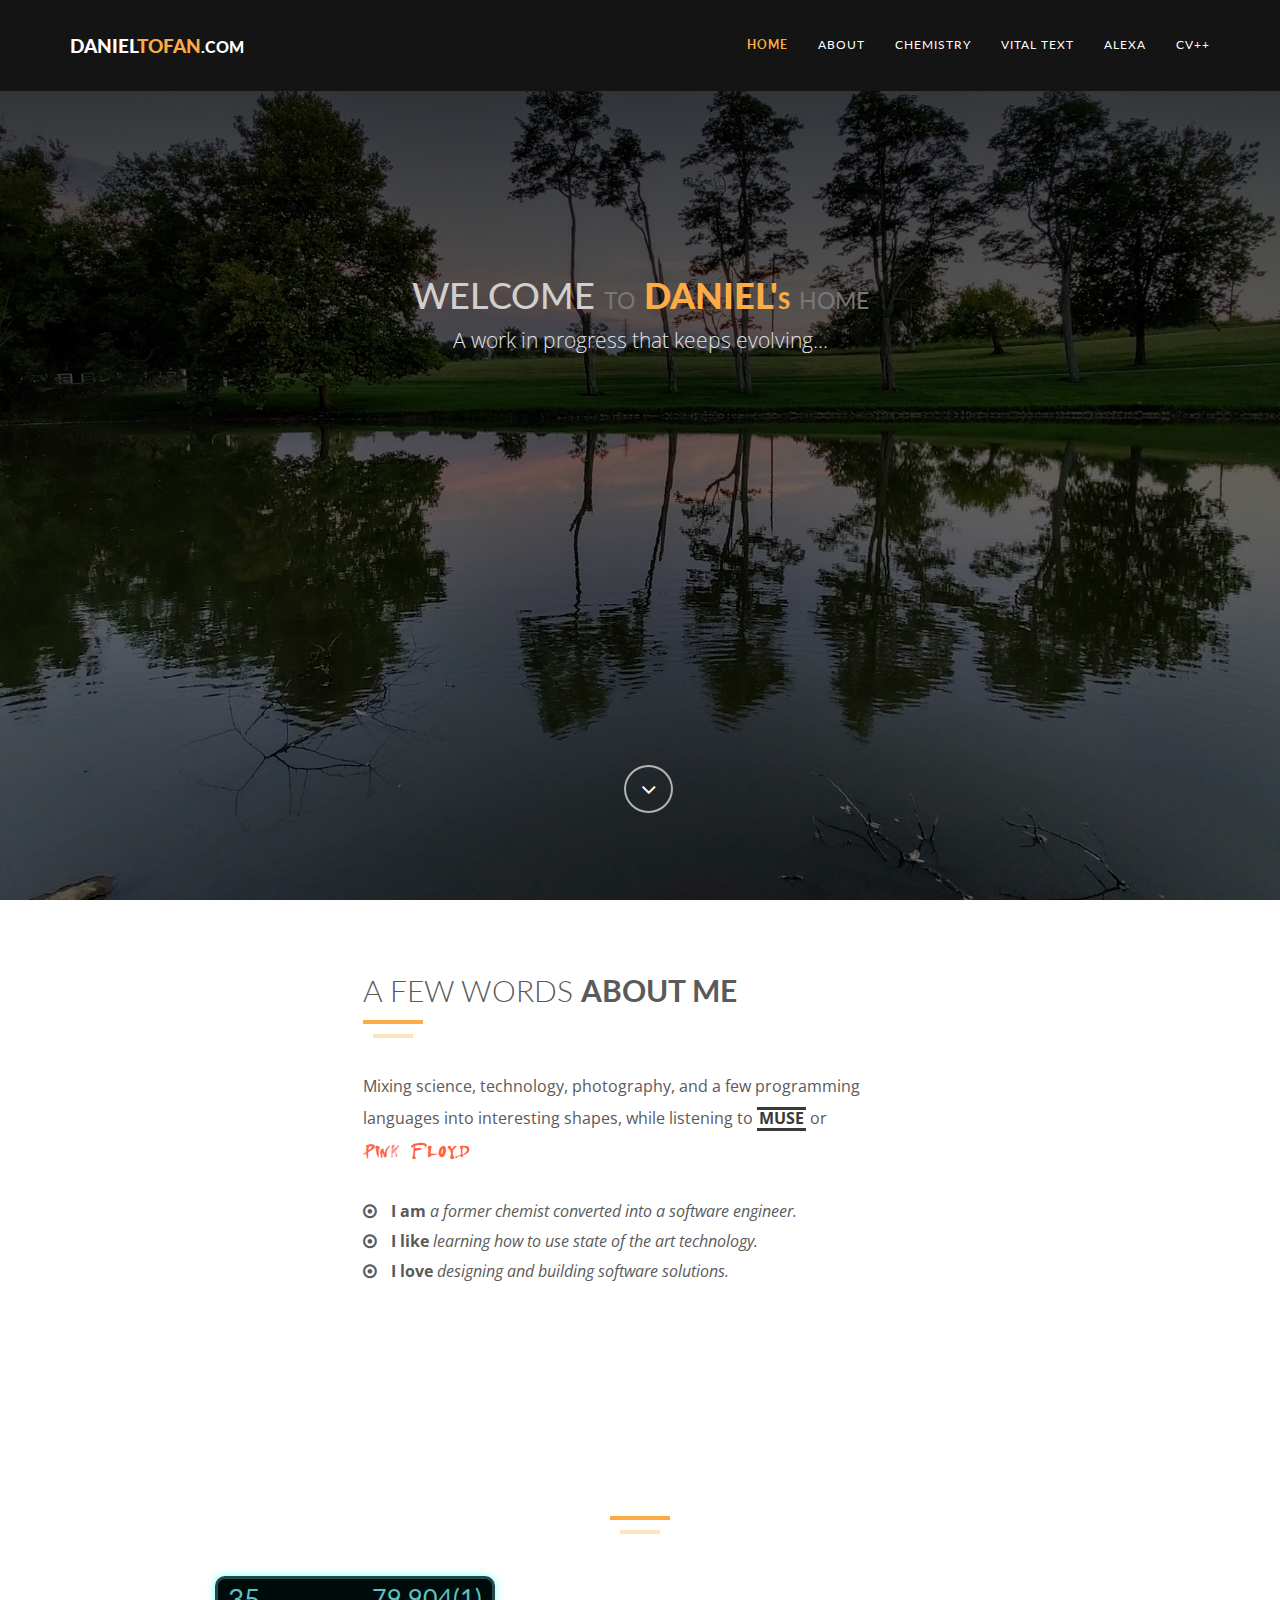
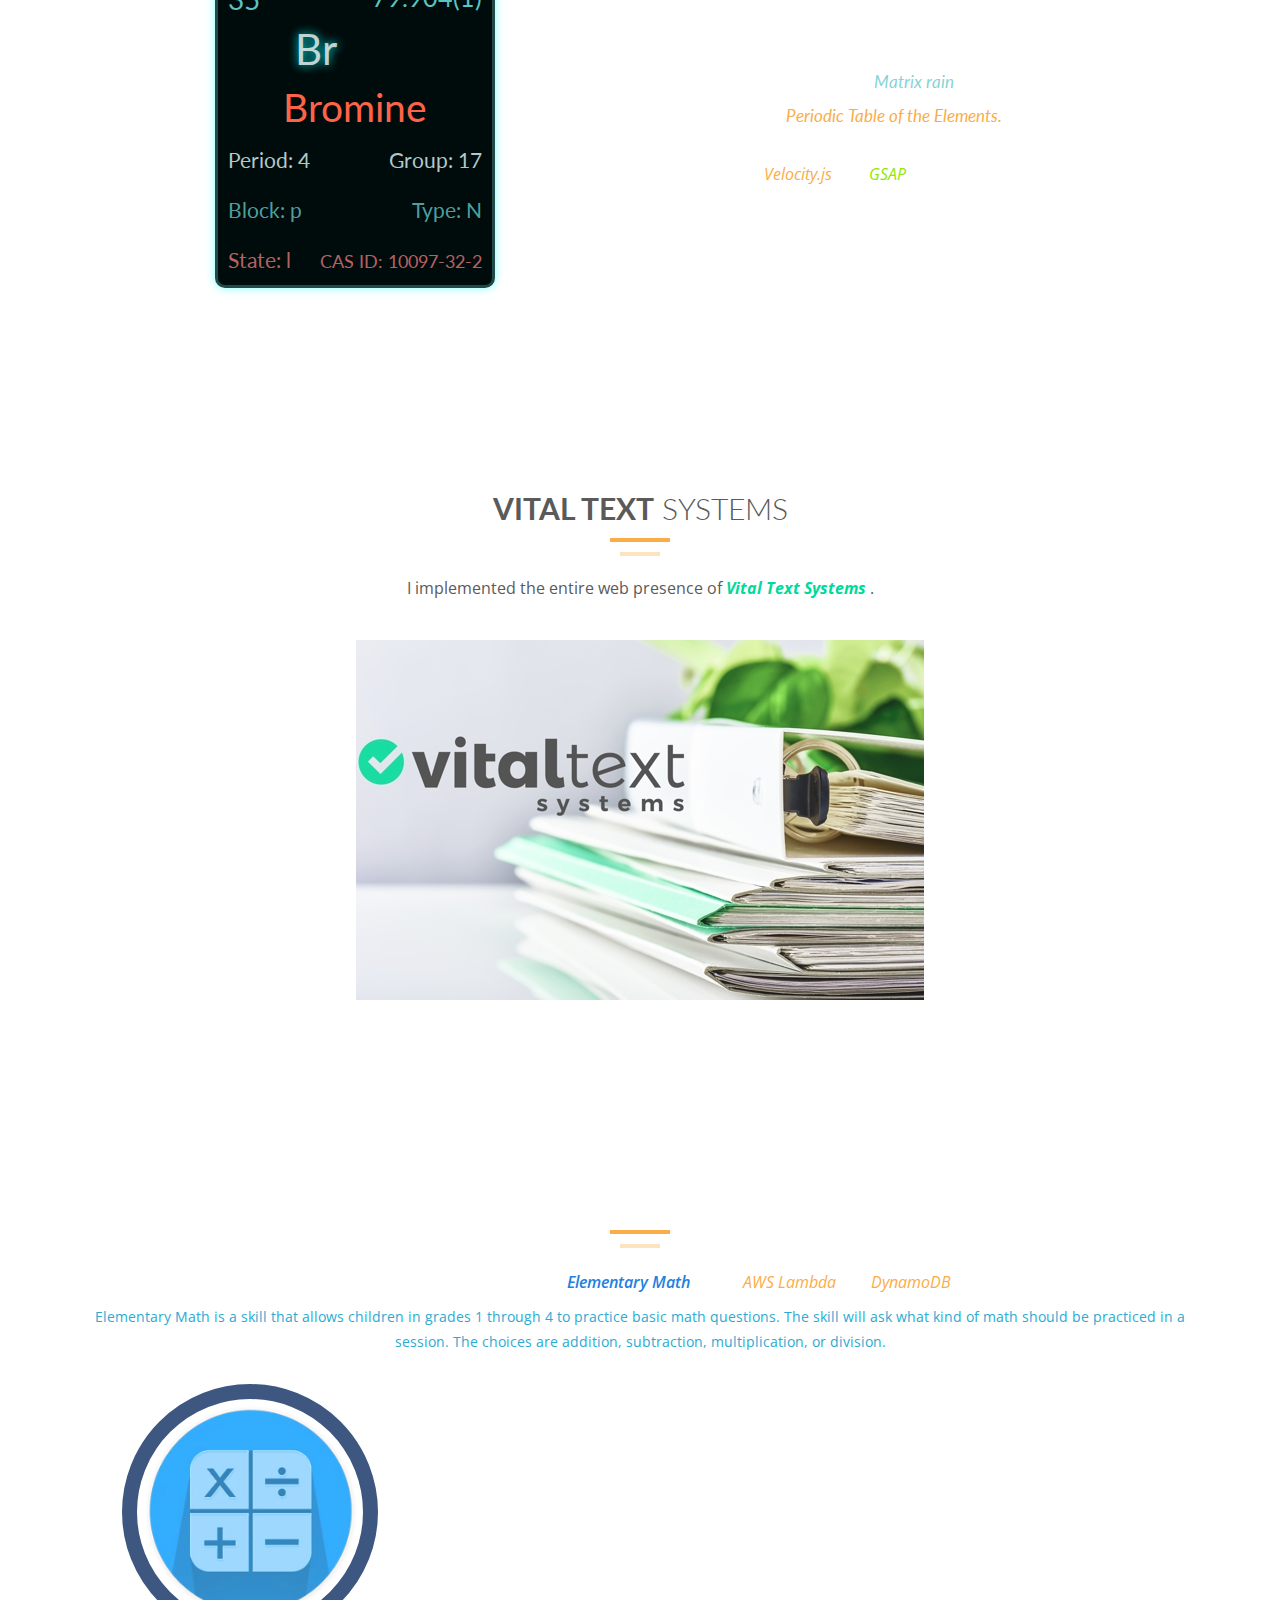
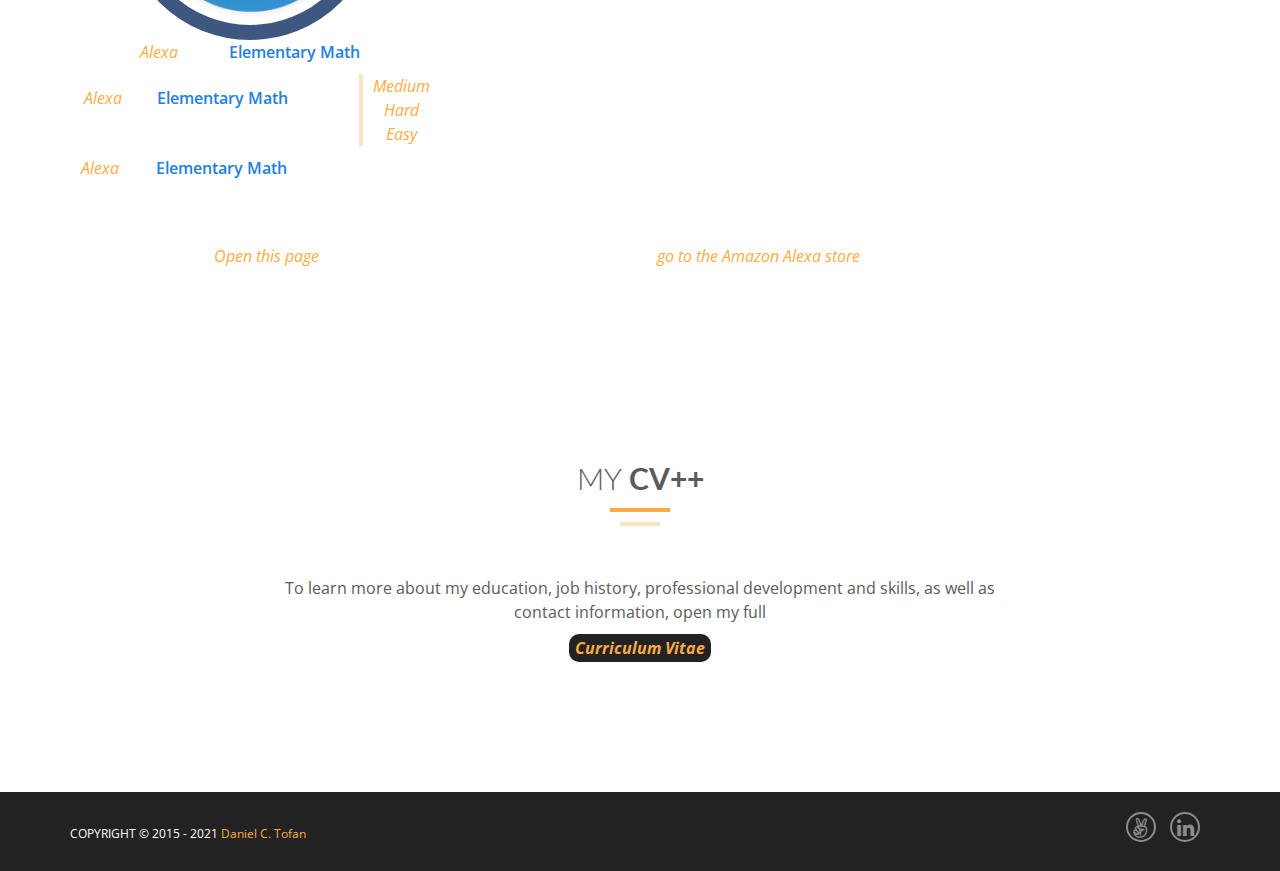
<file: index.html>
<!DOCTYPE html>
<html lang="en">

<head>
	<meta charset="utf-8">
	<!--[if IE]><meta http-equiv="x-ua-compatible" content="IE=9" /><![endif]-->
	<meta name="viewport" content="width=device-width, initial-scale=1">
	<title>Daniel Tofan's Digital Home</title>
	<meta name="description" content="Daniel Tofan's home page">
	<meta name="keywords" content="Daniel Tofan, Periodic Table, Elementary Math, EKU image archive">

	<meta http-equiv="cache-control" content="Private" />
	<meta http-equiv="Expires" content="604800" />

	<!-- Favicons
		================================================== -->
	<link rel="shortcut icon" href="favicon.ico" type="image/x-icon">

	<!-- Google fonts -->
	<link href="https://fonts.googleapis.com/css?family=Lato|Open+Sans&display=swap" rel="stylesheet">

	<!-- Bootstrap -->
	<link rel="stylesheet" type="text/css" href="css/bootstrap.min.css">
	<link rel="stylesheet" type="text/css" href="fonts/font-awesome/css/font-awesome.min.css">

	<!-- Slider
		================================================== -->
	<link href="css/owl.carousel.min.css" rel="stylesheet" media="screen">
	<link href="css/owl.theme.min.css" rel="stylesheet" media="screen">

	<!-- Stylesheet
		================================================== -->
	<link rel="stylesheet" type="text/css" href="css/style.css">
	<link rel="stylesheet" type="text/css" href="css/responsive.css">
	<link rel="stylesheet" type="text/css" href="css/ptable.css">

	<link rel="stylesheet" type="text/css" href="css/slick.min.css" />
	<link rel="stylesheet" type="text/css" href="css/slick-theme.min.css" />

	<!-- <script src="lazysizes.min.js" async=""></script> -->

	<!-- Global site tag (gtag.js) - Google Analytics -->
	<script async src="https://www.googletagmanager.com/gtag/js?id=UA-46708336-1"></script>
	<script async referrerpolicy="same-origin">
		window.dataLayer = window.dataLayer || [];
		function gtag() { dataLayer.push(arguments); }
		gtag('js', new Date());

		gtag('config', 'UA-46708336-1');
	</script>
</head>

<body class="noselect">
	<!-- Navigation
		==========================================-->
	<nav id="tf-menu" class="navbar navbar-default navbar-fixed-top">
		<div class="container">
			<!-- Brand and toggle get grouped for mobile display -->
			<div class="navbar-header">
				<button type="button" class="navbar-toggle collapsed" data-toggle="collapse" data-target="#bs-navbar-collapse">
					<span class="sr-only">Toggle navigation</span>
					<span class="icon-bar"></span>
					<span class="icon-bar"></span>
					<span class="icon-bar"></span>
				</button>
				<a class="navbar-brand" href="index.html"><small>Daniel<span class="color">Tofan</span><small>.com</small></small></a>
			</div>

			<!-- Collect the nav links, forms, and other content for toggling -->
			<div class="collapse navbar-collapse" id="bs-navbar-collapse">
				<ul class="nav navbar-nav navbar-right">
					<li><a href="#tf-home" class="page-scroll">Home</a></li>
					<li><a href="#tf-about" class="page-scroll">About</a></li>
					<li><a href="#tf-chemistry" class="page-scroll">Chemistry</a></li>
					<li><a href="#tf-vts" class="page-scroll">Vital Text</a></li>
					<li><a href="#tf-alexa" class="page-scroll">Alexa</a></li>
					<li><a href="#tf-contact" class="page-scroll">CV++</a></li>
				</ul>
			</div><!-- /.navbar-collapse -->
		</div><!-- /.container-fluid -->
	</nav>

	<!-- Intro
		==========================================-->
	<div id="tf-home" class="text-center">
		<div class="overlay">
			<div class="content">
				<h1>Welcome <small>to</small> <strong><span class="color">Daniel'<span style="font-size: 0.6em">s</span></span></strong> <small>home</small></h1>
				<p class="lead">A work in progress that keeps evolving...</p>
				<a href="#tf-about" class="fa fa-angle-down page-scroll" aria-label="click to scroll down"></a>
			</div>
		</div>
	</div>

	<!-- About me section
		========================================== -->
	<div id="tf-about">
		<div class="container">
			<div class="row">
				<div class="col-md-6 col-md-offset-3" id="a-few-words-container">
					<div class="about-text">
						<div class="section-title">
							<h2><span class="section-title-left">A few words </span><strong>about me</strong></h2>
							<div class="line after-about">
								<hr>
							</div>
							<div class="clearfix"></div>
						</div>

						<p class="intro intro-about">
							Mixing science, technology, photography, and a few programming languages into interesting shapes, while listening to <span class="muse">MUSE</span>
							or <span class="pink-floyd">Pink Floyd</span>
						</p>

						<ul class="about-list">
							<li>
								<span class="fa fa-dot-circle-o"></span>
								<strong>I am</strong> <em>a former chemist converted into a software engineer.</em>
							</li>
							<li>
								<span class="fa fa-dot-circle-o"></span>
								<strong>I like</strong> <em>learning how to use state of the art technology.</em>
							</li>
							<li>
								<span class="fa fa-dot-circle-o"></span>
								<strong>I love</strong> <em>designing and building software solutions.</em>
							</li>
						</ul>
					</div>
				</div>
			</div>
		</div>
	</div>

	<!-- Chemistry section
		========================================== -->
	<div id="tf-chemistry" class="text-center lazyload">
		<div class="overlay">
			<div class="container">
				<div class="section-title center">
					<h2><strong>Chemistry</strong></h2>
					<div class="line">
						<hr>
					</div>
				</div>

				<div id="chemistry-content" class="row">
					<div class="col-md-4 col-md-offset-1">
						<div id="number35" class="elementBox">
							<div class="blownUpTop">
								<span class="atomicNumber ng-binding">35</span>
								<span class="elementSymbol ng-binding">Br</span>
								<span class="atomicMass ng-binding">79.904<span class="atomicMassUncertainty ng-binding ng-scope">(1)</span></span>
							</div>

							<div class="clearfix">
								<span class="elementName ng-binding">Bromine</span>
							</div>

							<div class="clearfix">
								<span class="elementPeriod ng-binding">Period: 4</span>
								<span class="elementGroup ng-binding">Group: 17</span>
							</div>

							<div class="clearfix">
								<span class="elementBlock ng-binding">Block: p</span>
								<span class="elementType ng-binding">Type: N</span>
							</div>

							<div class="clearfix">
								<span class="elementState ng-binding">State: l</span>
								<span class="elementCAS"><small class="ng-binding">CAS ID: 10097-32-2</small></span>
							</div>
						</div>
					</div>

					<div class="col-md-5 col-md-offset-1">
						<div class="ptable-description">
							<h3>
								<i>I am experimenting with a <span class="matrix-rain">Matrix rain</span> styled version of the
									<br>
									<a href="periodictable/index.html" target="_blank">
										Periodic Table of the Elements.</a>
								</i>
							</h3>
							<br>
							<p>
								Using <a href="https://velocityjs.org/" target="_blank"><i>Velocity.js</i></a>
								and <a href="https://greensock.com/gsap" target="_blank"><i class="gsap">GSAP</i></a> to create animations.
							</p>
						</div>
					</div>
				</div>

			</div>
		</div>
	</div>

	<!-- Vitel Text Section
		==========================================-->
	<div id="tf-vts" class="text-center">
		<div class="container">
			<div class="section-title center">
				<h2><strong>Vital Text</strong> Systems</h2>
				<div class="line">
					<hr>
				</div>
				<div class="clearfix"></div>
				<p>
					I implemented the entire web presence of <a href="https://vitaltextsystems.com/" target="_blank">
						<b><em><span class="vts-text">Vital Text Systems </span></em></b></a>.
				</p>
			</div>

			<div class="row">
				<div class="vts-image">
					<div class="col-md-6 col-md-offset-3 col-sm-12 thumbnail no-border" style="margin-bottom: 0; padding: 0;">
						<a href="https://vitaltextsystems.com/" target="_blank" aria-label="VTS">
							<img src="img/vts.jpg" class="img-responsive lazyload" width="568" height="360" alt="Vital Text Systems">
						</a>
					</div>
				</div>
			</div>
		</div>
	</div>

	<!-- Alexa Section
		==========================================-->
	<div id="tf-alexa" class="text-center lazyload">
		<div class="overlay">
			<div class="container">

				<div class="section-title center">
					<h2>My first <strong>Alexa</strong> skill</h2>
					<div class="line">
						<hr>
					</div>
				</div>

				<p>
					<em>
						I've developed an Alexa Skill called <strong class='elementary-math'>Elementary Math</strong>.
						I used <span class="link">AWS Lambda</span> and <span class="link">DynamoDB</span>.
					</em>
				</p>
				<p>
					<small class='alexa-description'>
						Elementary Math is a skill that allows children in grades 1 through 4 to practice basic math questions.
						The skill will ask what kind of math should be practiced in a session. The choices are addition, subtraction, multiplication, or division.
					</small>
				</p>

				<div class="row elem-math-container">
					<div class="col-md-4">
						<img class="img-circle lazyload" id="elem-math-icon" src="img/elem-math-256.webp" width="256" height="256" alt="Elementary math logo>
						</div>
						<div class=" col-md-8" id="alexa-item-description">
						<p>
							<em class="link">Alexa</em>, open <span class="elementary-math">Elementary Math</span>
						</p>
						<p id="alexa-levels-container">
							<span id="alexa-first-level">
								<span><em class="link">Alexa</em>, tell <span class="elementary-math">Elementary Math</span> to set level to </span>
								<span id="diff-levels">
									<span><em class="link">Medium</em></span>
									<span><em class="link">Hard</em></span>
									<span><em class="link">Easy</em></span>
								</span>
							</span>
						</p>
						<p>
							<em class="link">Alexa</em>, ask <span class="elementary-math">Elementary Math</span> what was my last score
						</p>
					</div>
				</div>

				<p style="padding-top: 30px;">
					<em><a href="elementarymath/alexa.html" target="_blank">Open this page</a> to learn in detail about how to use the skill,
						and <a href="https://www.amazon.com/Daniel-Tofan-Elementary-Math/dp/B079DVQTDW" target="_blank">go to the Amazon Alexa store</a>
						to get it for your <b>Echo</b> device.
					</em>
				</p>

			</div>
		</div>
	</div>


	<!-- CV Section
		==========================================-->
	<div id="tf-contact" class="text-center">
		<div class="container">

			<div class="row">
				<div class="col-md-8 col-md-offset-2">

					<div class="section-title center">
						<h2>My <strong>CV++</strong></h2>
						<div class="line">
							<hr>
						</div>
						<div class="clearfix"></div>
					</div>

					<div class="center">
						<p>
							To learn more about my education, job history, professional development and skills, as well as contact information, open my full
							<br>
							<a href="cv/index.html" target="_blank"><em class="badge"><b>Curriculum Vitae</b></em></a>
						</p>
					</div>

				</div>
			</div>

			<div class="space"></div>

		</div>
	</div>

	<nav id="footer">
		<div class="container">
			<div class="pull-left fnav">
				<p>
					COPYRIGHT © 2015 - 2021 <a href="#">Daniel C. Tofan</a>
				</p>
			</div>
			<div class="pull-right fnav">
				<ul class="footer-social">
					<li><a href="https://angel.co/u/daniel-tofan" target="_blank"><i class="fa fa-angellist"></i></a></li>
					<li><a href="https://www.linkedin.com/in/danieltofan/" target="_blank"><i class="fa fa-linkedin"></i></a></li>
				</ul>
			</div>
		</div>
	</nav>

	<!-- Javascripts
		================================================== -->
	<script type="text/javascript" src="js/modernizr.custom.min.js"></script>
	<!-- jQuery (necessary for Bootstrap) -->
	<script src="https://ajax.googleapis.com/ajax/libs/jquery/1.11.1/jquery.min.js"></script>
	<!-- Include all compiled plugins (below), or include individual files as needed -->
	<script type="text/javascript" src="js/bootstrap.min.js"></script>
	<script type="text/javascript" src="js/SmoothScroll.min.js"></script>

	<script src="js/owl.carousel.min.js"></script>
	<script src="js/slick.min.js"></script>

	<script type="text/javascript" src="js/app.js"></script>

</body>

</html>
</file>
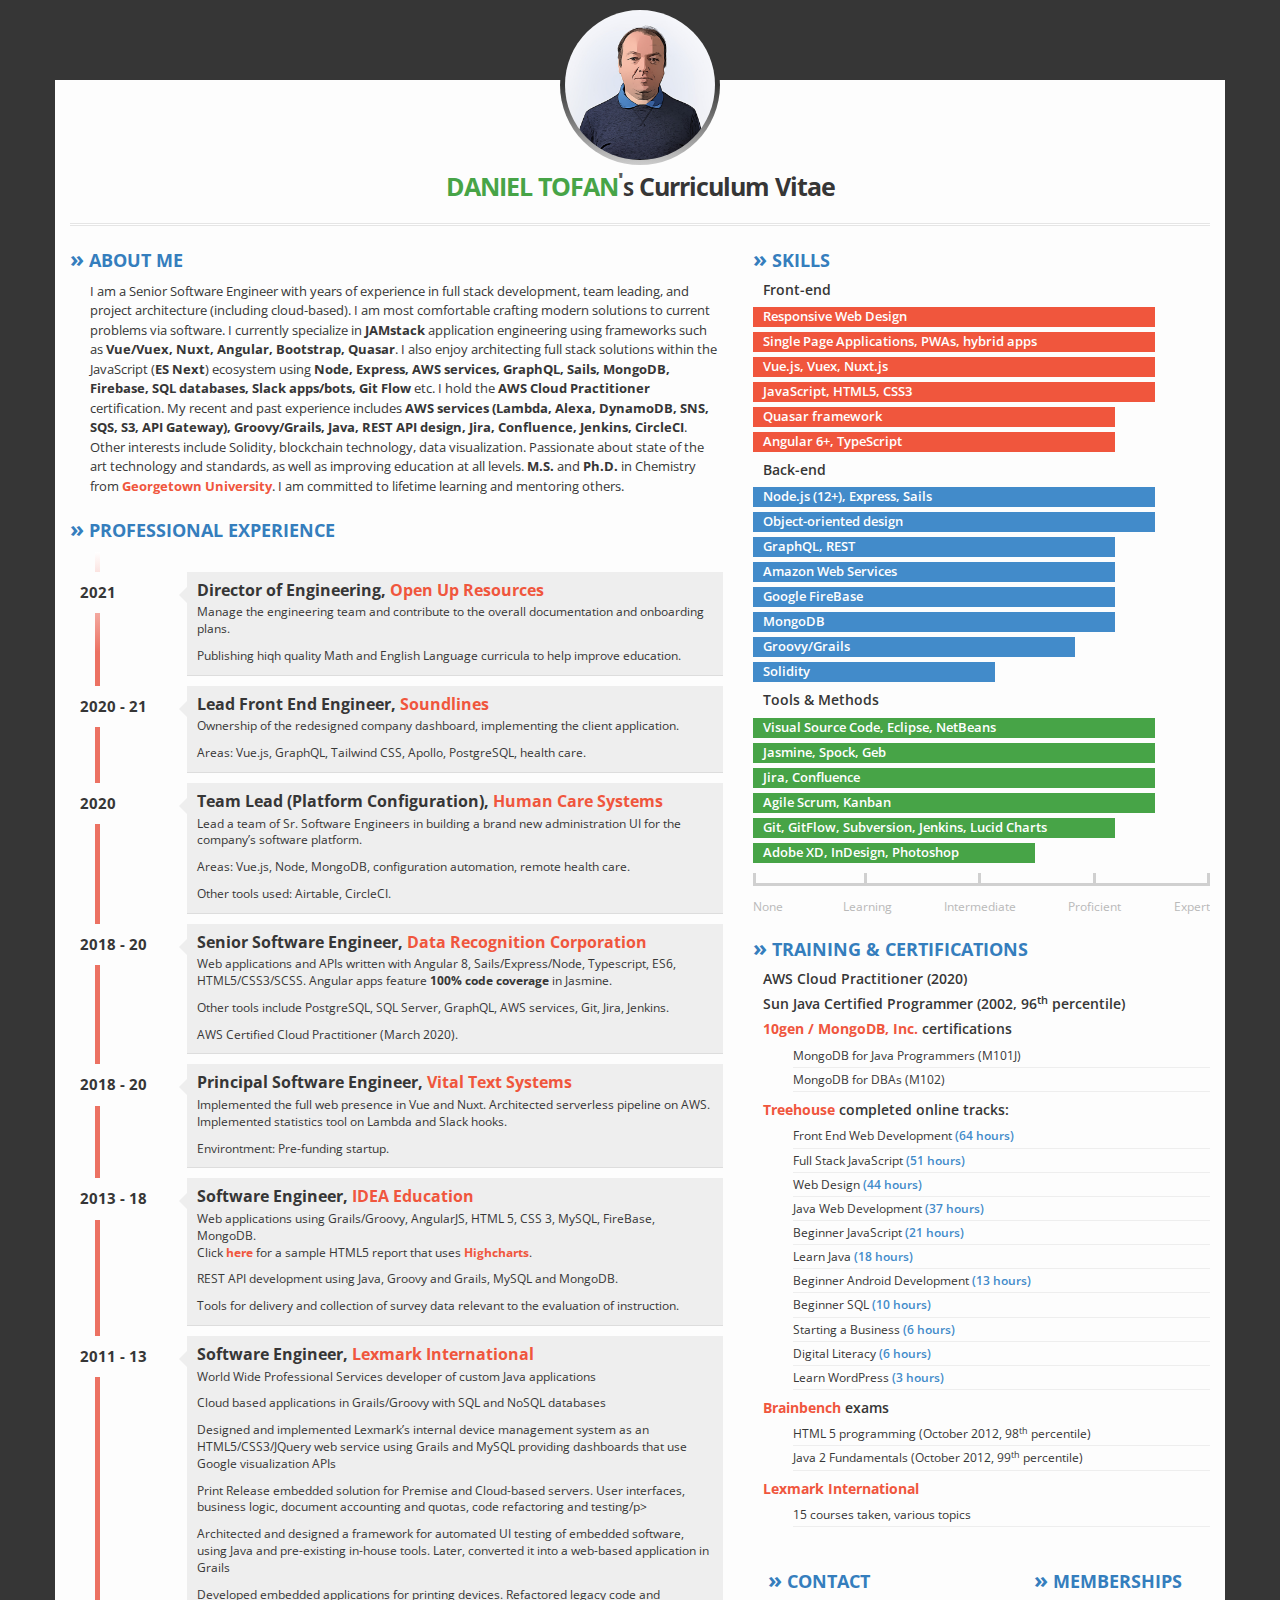
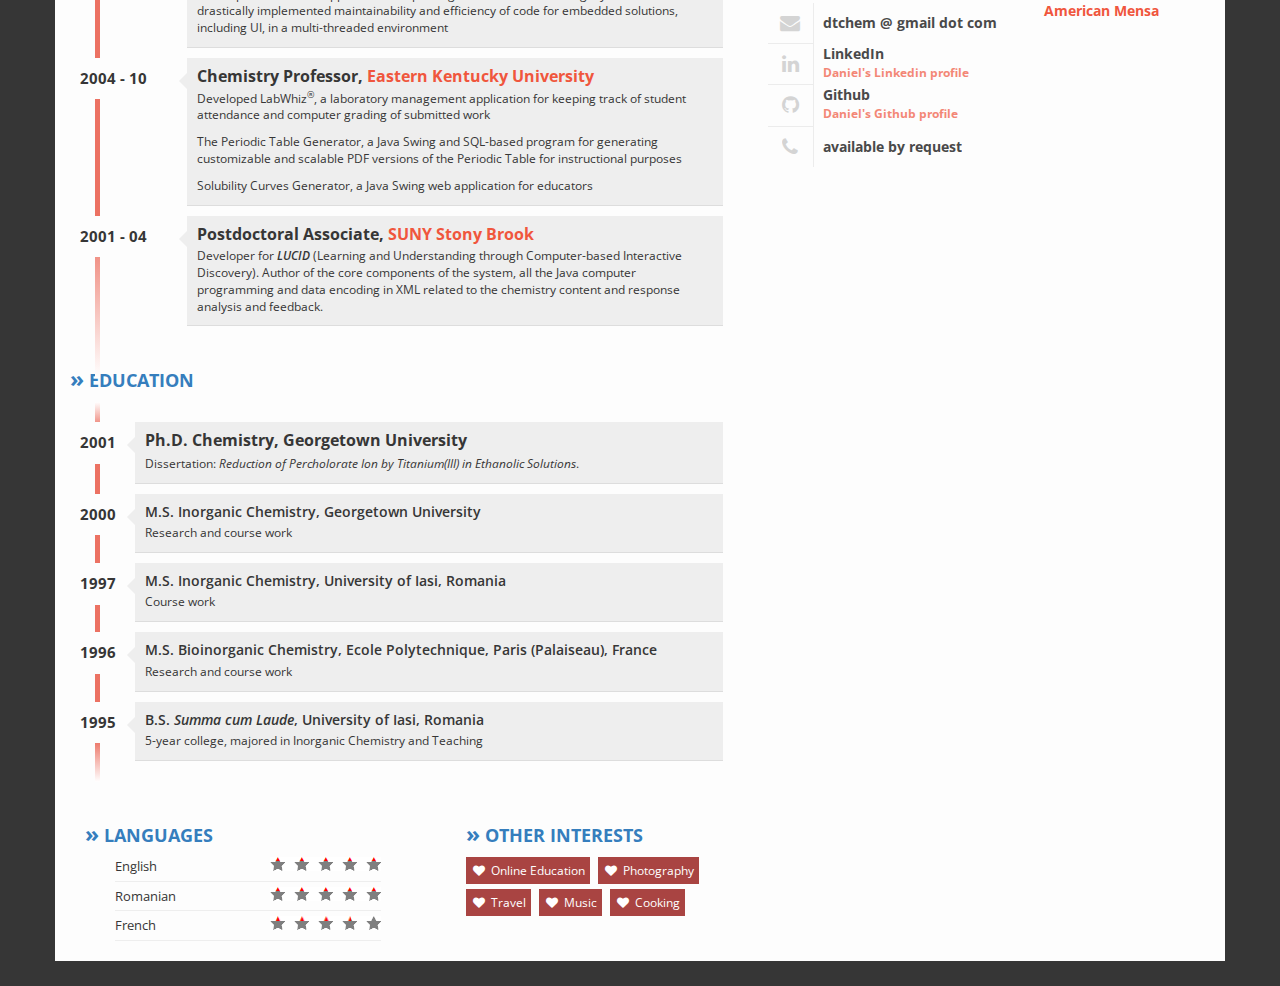
<file: cv/index.html>
<!DOCTYPE html>
<html lang="en">

<head>
    <meta charset="utf-8">
    <meta http-equiv="X-UA-Compatible" content="IE=edge,chrome=1" />
    <meta name="viewport" content="width=device-width, initial-scale=1">
    <title>Daniel Tofan's CV</title>
    <link href="css/bootstrap.min.css" rel="stylesheet">
    <link href="css/font-awesome.css" rel="stylesheet">
    <link href="css/main.css" rel="stylesheet">
    <link rel="shortcut icon" href="favicon.ico">

    <!-- Global site tag (gtag.js) - Google Analytics -->
    <script async src="https://www.googletagmanager.com/gtag/js?id=UA-46708336-1"></script>
    <script>
        window.dataLayer = window.dataLayer || [];
        function gtag() { dataLayer.push(arguments); }
        gtag('js', new Date());

        gtag('config', 'UA-46708336-1');
    </script>

    <!--[if lt IE 9]>
          <script src="js/html5shiv.js"></script>
          <script src="js/respond.min.js"></script>
        <![endif]-->
</head>

<body>
    <div class="container">
        <div class="row">
            <div class="col-xs-12">
                <div id="photo-header" class="text-center">
                    <!-- PHOTO  -->
                    <div id="photo">
                        <img src="img/daniel_cartoon.png" alt="photo">
                    </div>
                    <div id="text-header">
                        <h1><span>Daniel Tofan</span><sup>'</sup><span class="s">s</span> Curriculum Vitae</h1>
                    </div>
                </div>
            </div>
        </div>

        <div class="row">
            <div class="col-xs-12 col-md-7">
                <!-- ABOUT ME -->
                <div class="box">
                    <h2>About Me</h2>
                    <p class="description">
                        I am a Senior Software Engineer with years of experience in full stack development, team leading, and project architecture (including cloud-based).
                        I am most comfortable crafting modern solutions to current problems via software.
                        I currently specialize in <b>JAMstack</b> application engineering using frameworks such as <b>Vue/Vuex, Nuxt, Angular, Bootstrap, Quasar</b>.
                        I also enjoy architecting full stack solutions within the JavaScript (<b>ES Next</b>) ecosystem using <b>Node, Express, AWS services, GraphQL, Sails, MongoDB, Firebase, SQL
                            databases, Slack apps/bots, Git Flow</b> etc.
                        I hold the <b>AWS Cloud Practitioner</b> certification. My recent and past experience includes <b>AWS services (Lambda, Alexa, DynamoDB,
                            SNS, SQS, S3, API Gateway), Groovy/Grails, Java, REST API design, Jira, Confluence, Jenkins, CircleCI</b>.
                        Other interests include Solidity, blockchain technology, data visualization.
                        Passionate about state of the art technology and standards, as well as improving education at all levels.
                        <b>M.S.</b> and <b>Ph.D.</b> in Chemistry from <a href="https://www.georgetown.edu" target="_blank">Georgetown University</a>.
                        I am committed to lifetime learning and mentoring others.
                    </p>
                </div>

                <!-- EXPERIENCE -->
                <div class="box">
                    <h2>Professional Experience</h2>
                    <ul id="experience" class="clearfix">
                        <li>
                            <div class="interval pull-left">2021</div>
                            <div class="description pull-right">
                                <h3>Director of Engineering, <a href="https://openupresources.org/" target="_blank">Open Up Resources</a></h3>
                                <p>
                                    Manage the engineering team and contribute to the overall documentation and onboarding plans.
                                </p>
                                <p>Publishing hiqh quality Math and English Language curricula to help improve education.</p>
                            </div>
                        </li>
                        <li>
                            <div class="interval pull-left">2020 - 21</div>
                            <div class="description pull-right">
                                <h3>Lead Front End Engineer, <a href="https://www.soundlines.com/" target="_blank">Soundlines</a></h3>
                                <p>
                                    Ownership of the redesigned company dashboard, implementing the client application.
                                </p>
                                <p>Areas: Vue.js, GraphQL, Tailwind CSS, Apollo, PostgreSQL, health care.</p>
                            </div>
                        </li>
                        <li>
                            <div class="interval pull-left">2020</div>
                            <div class="description pull-right">
                                <h3>Team Lead (Platform Configuration), <a href="https://www.humancaresystems.com/" target="_blank">Human Care Systems</a></h3>
                                <p>
                                    Lead a team of Sr. Software Engineers in building a brand new administration UI for the company’s software platform.
                                </p>
                                <p>Areas: Vue.js, Node, MongoDB, configuration automation, remote health care.</p>
                                <p>Other tools used: Airtable, CircleCI.</p>
                            </div>
                        </li>
                        <li>
                            <div class="interval pull-left">2018 - 20</div>
                            <div class="description pull-right">
                                <h3>Senior Software Engineer, <a href="https://www.datarecognitioncorp.com" target="_blank">Data Recognition Corporation</a></h3>
                                <p>
                                    Web applications and APIs written with Angular 8, Sails/Express/Node, Typescript, ES6, HTML5/CSS3/SCSS. Angular apps feature <b>100% code coverage</b> in Jasmine.
                                </p>
                                <p>Other tools include PostgreSQL, SQL Server, GraphQL, AWS services, Git, Jira, Jenkins.</p>
                                <p>AWS Certified Cloud Practitioner (March 2020).</p>
                            </div>
                        </li>
                        <li>
                            <div class="interval pull-left">2018 - 20</div>
                            <div class="description pull-right">
                                <h3>Principal Software Engineer, <a href="https://vitaltextsystems.com/" target="_blank">Vital Text Systems</a></h3>
                                <p>
                                    Implemented the full web presence in Vue and Nuxt. Architected serverless pipeline on AWS. Implemented statistics tool on Lambda and Slack hooks.
                                </p>
                                <p>
                                    Environtment: Pre-funding startup.
                                </p>
                            </div>
                        </li>
                        <li>
                            <div class="interval pull-left">2013 - 18</div>
                            <div class="description pull-right">
                                <h3>Software Engineer, <a href="https://www.ideaedu.org" target="_blank">IDEA Education</a></h3>
                                <p>
                                    Web applications using Grails/Groovy, AngularJS, HTML 5, CSS 3, MySQL, FireBase, MongoDB.<br>
                                    Click <a href="https://prod.iol3.org/r/sample/admin/2" target="_blank">here</a> for a sample HTML5 report that uses <a href="https://www.highcharts.com/"
                                        target="_blank">Highcharts</a>.
                                </p>
                                <p>REST API development using Java, Groovy and Grails, MySQL and MongoDB.</p>
                                <p>Tools for delivery and collection of survey data relevant to the evaluation of instruction.</p>
                            </div>
                        </li>
                        <li>
                            <div class="interval pull-left">2011 - 13</div>
                            <div class="description pull-right">
                                <h3>Software Engineer, <a href="https://www.lexmark.com" target="_blank">Lexmark International</a></h3>
                                <p>World Wide Professional Services developer of custom Java applications</p>
                                <p>Cloud based applications in Grails/Groovy with SQL and NoSQL databases</p>
                                <p>Designed and implemented Lexmark’s internal device management system as an HTML5/CSS3/JQuery web service using Grails and MySQL providing dashboards that use Google
                                    visualization APIs</p>
                                <p>Print Release embedded solution for Premise and Cloud-based servers. User interfaces, business logic, document accounting and quotas, code refactoring and testing/p>
                                <p>Architected and designed a framework for automated UI testing of embedded software, using Java and pre-existing in-house tools. Later, converted it into a web-based
                                    application in Grails</p>
                                <p>Developed embedded applications for printing devices. Refactored legacy code and drastically implemented maintainability and efficiency of code for embedded
                                    solutions, including UI, in a multi-threaded environment</p>
                            </div>
                        </li>
                        <li>
                            <div class="interval pull-left">2004 - 10</div>
                            <div class="description pull-right">
                                <h3>Chemistry Professor, <a href="https://www.eku.edu" target="_blank">Eastern Kentucky University</a></h3>
                                <p>Developed LabWhiz<sup>®</sup>, a laboratory management application for keeping track of student attendance and computer grading of submitted work</p>
                                <p>The Periodic Table Generator, a Java Swing and SQL-based program for generating customizable and scalable PDF versions of the Periodic Table for instructional
                                    purposes</p>
                                <p>Solubility Curves Generator, a Java Swing web application for educators</p>
                            </div>
                        </li>
                        <li>
                            <div class="interval pull-left">2001 - 04</div>
                            <div class="description pull-right">
                                <h3>Postdoctoral Associate, <a href="https://www.stonybrook.edu/" target="_blank">SUNY Stony Brook</a></h3>
                                <p>
                                    Developer for <em class="lucid">LUCID</em> (Learning and Understanding through Computer-based Interactive Discovery).
                                    Author of the core components of the system, all the Java computer programming and data encoding in XML related to the chemistry content and response analysis and
                                    feedback.
                                </p>
                            </div>
                        </li>
                    </ul>
                </div>

                <!--                    <div class="page-break"></div>-->

                <!-- EDUCATION -->
                <div class="box">
                    <h2>Education</h2>
                    <ul id="education" class="clearfix">
                        <li>
                            <div class="year pull-left">2001</div>
                            <div class="description pull-right">
                                <h3>Ph.D. Chemistry, Georgetown University</h3>
                                <p>Dissertation: <em>Reduction of Percholorate Ion by Titanium(III) in Ethanolic Solutions</em>.</p>
                            </div>
                        </li>
                        <li>
                            <div class="year pull-left">2000</div>
                            <div class="description pull-right">
                                <h4>M.S. Inorganic Chemistry, Georgetown University</h4>
                                <p>Research and course work</p>
                            </div>
                        </li>
                        <li>
                            <div class="year pull-left">1997</div>
                            <div class="description pull-right">
                                <h4>M.S. Inorganic Chemistry, University of Iasi, Romania</h4>
                                <p>Course work</p>
                            </div>
                        </li>
                        <li>
                            <div class="year pull-left">1996</div>
                            <div class="description pull-right">
                                <h4>M.S. Bioinorganic Chemistry, Ecole Polytechnique, Paris (Palaiseau), France</h4>
                                <p>Research and course work</p>
                            </div>
                        </li>
                        <li>
                            <div class="year pull-left">1995</div>
                            <div class="description pull-right">
                                <h4>B.S. <em>Summa cum Laude</em>, University of Iasi, Romania</h4>
                                <p>5-year college, majored in Inorganic Chemistry and Teaching</p>
                            </div>
                        </li>
                    </ul>
                </div>

                <div class="col-xs-6">
                    <!-- LANGUAGES -->
                    <div class="box" id="languages">
                        <h2>Languages</h2>
                        <div class="language-skills">
                            <div class="skill">English <div class="icons pull-right">
                                    <div style="width: 100%;" class="icons-red"></div>
                                </div>
                            </div>
                            <div class="skill">Romanian <div class="icons pull-right">
                                    <div style="width: 100%;" class="icons-red"></div>
                                </div>
                            </div>
                            <div class="skill">French <div class="icons pull-right">
                                    <div style="width: 72.5%;" class="icons-red"></div>
                                </div>
                            </div>
                        </div>
                    </div>
                </div>

                <div class="col-xs-5 col-xs-offset-1">
                    <!-- INTERESTS -->
                    <div class="box" id="interests">
                        <h2>Other Interests</h2>
                        <div class="hobby">Online Education</div>
                        <div class="hobby">Photography</div>
                        <div class="hobby">Travel</div>
                        <div class="hobby">Music</div>
                        <div class="hobby">Cooking</div>
                    </div>
                </div>
            </div>

            <div class="page-break"></div>

            <div class="col-xs-12 col-md-5">
                <!-- SKILLS -->
                <div class="box">
                    <h2>Skills</h2>
                    <div class="skills">
                        <h4>Front-end</h4>
                        <div class="item-skills front-end" data-percent="1.0">Responsive Web Design</div>
                        <div class="item-skills front-end" data-percent="1.0">Single Page Applications, PWAs, hybrid apps</div>
                        <div class="item-skills front-end" data-percent="1.0">Vue.js, Vuex, Nuxt.js</div>
                        <div class="item-skills front-end" data-percent="1.0">JavaScript, HTML5, CSS3</div>
                        <div class="item-skills front-end" data-percent="0.9">Quasar framework</div>
                        <div class="item-skills front-end" data-percent="0.9">Angular 6+, TypeScript</div>

                        <h4>Back-end</h4>
                        <div class="item-skills back-end" data-percent="1.0">Node.js (12+), Express, Sails</div>
                        <div class="item-skills back-end" data-percent="1.0">Object-oriented design</div>
                        <div class="item-skills back-end" data-percent="0.9">GraphQL, REST</div>
                        <div class="item-skills back-end" data-percent="0.9">Amazon Web Services</div>
                        <div class="item-skills back-end" data-percent="0.9">Google FireBase</div>
                        <div class="item-skills back-end" data-percent="0.9">MongoDB</div>
                        <div class="item-skills back-end" data-percent="0.8">Groovy/Grails</div>
                        <div class="item-skills back-end" data-percent="0.6">Solidity</div>

                        <h4>Tools & Methods</h4>
                        <div class="item-skills tools" data-percent="1.0">Visual Source Code, Eclipse, NetBeans</div>
                        <div class="item-skills tools" data-percent="1.0">Jasmine, Spock, Geb</div>
                        <div class="item-skills tools" data-percent="1.0">Jira, Confluence</div>
                        <div class="item-skills tools" data-percent="1.0">Agile Scrum, Kanban</div>
                        <div class="item-skills tools" data-percent="0.9">Git, GitFlow, Subversion, Jenkins, Lucid Charts</div>
                        <div class="item-skills tools" data-percent="0.7">Adobe XD, InDesign, Photoshop</div>

                        <div class="skills-legend clearfix">
                            <div class="legend-left legend"><span>None</span></div>
                            <div class="legend-right legend"><span>Learning</span></div>
                            <div class="legend-right legend"><span>Intermediate</span></div>
                            <div class="legend-right legend"><span>Proficient</span></div>
                            <div class="legend-right legend"><span>Expert</span></div>
                        </div>
                    </div>
                </div>

                <!--                    <div class="page-break"></div>-->

                <div class="visible-print clearfix spacer"></div>

                <!-- CERTIFICATIONS -->
                <div class="box">
                    <h2>Training & Certifications</h2>
                    <h4>AWS Cloud Practitioner (2020)</h4>
                    <h4>Sun Java Certified Programmer (2002, 96<sup>th</sup> percentile)</h4>
                    <h4><a href="https://university.mongodb.com/" target="_blank">10gen / MongoDB, Inc.</a> certifications</h4>
                    <ul class="training-list">
                        <li>MongoDB for Java Programmers (M101J)</li>
                        <li>MongoDB for DBAs (M102)</li>
                    </ul>

                    <h4><a href="https://teamtreehouse.com/tracks" target="_blank">Treehouse</a> completed online tracks:</h4>
                    <ul class="training-list">
                        <li>Front End Web Development <span class="track-hours">(64 hours)</span></li>
                        <li>Full Stack JavaScript <span class="track-hours">(51 hours)</span></li>
                        <li>Web Design <span class="track-hours">(44 hours)</span></li>
                        <li>Java Web Development <span class="track-hours">(37 hours)</span></li>
                        <li>Beginner JavaScript <span class="track-hours">(21 hours)</span></li>
                        <li>Learn Java <span class="track-hours">(18 hours)</span></li>
                        <li>Beginner Android Development <span class="track-hours">(13 hours)</span></li>
                        <li>Beginner SQL <span class="track-hours">(10 hours)</span></li>
                        <li>Starting a Business <span class="track-hours">(6 hours)</span></li>
                        <li>Digital Literacy <span class="track-hours">(6 hours)</span></li>
                        <li>Learn WordPress <span class="track-hours">(3 hours)</span></li>
                    </ul>

                    <h4><a href="https://www.brainbench.com/" target="_blank">Brainbench</a> exams</h4>
                    <ul class="training-list">
                        <li>HTML 5 programming (October 2012, 98<sup>th</sup> percentile)</li>
                        <li>Java 2 Fundamentals (October 2012, 99<sup>th</sup> percentile)</li>
                    </ul>

                    <h4><a href="https://www.lexmark.com" target="_blank">Lexmark International</a></h4>
                    <ul class="training-list">
                        <li>15 courses taken, various topics</li>
                    </ul>
                </div>

                <div class="page-break"></div>

                <!-- LANGUAGES AGAIN -->
                <div class="box" id="languages-second">
                    <h2>Languages</h2>
                    <div class="language-skills">
                        <div class="skill">English <div class="icons pull-right">
                                <div style="width: 100%;" class="icons-red"></div>
                            </div>
                        </div>
                        <div class="skill">Romanian <div class="icons pull-right">
                                <div style="width: 100%;" class="icons-red"></div>
                            </div>
                        </div>
                        <div class="skill">French <div class="icons pull-right">
                                <div style="width: 72.5%;" class="icons-red"></div>
                            </div>
                        </div>
                        <div class="skill">Italian <div class="icons pull-right">
                                <div style="width: 40%;" class="icons-red"></div>
                            </div>
                        </div>
                    </div>
                </div>

                <div class="visible-print clearfix spacer"></div>

                <!-- INTERESTS AGAIN -->
                <div class="box" id="interests-second">
                    <h2>Other Interests</h2>
                    <div class="hobby">Online Education</div>
                    <div class="hobby">Photography</div>
                    <div class="hobby">Travel</div>
                    <div class="hobby">Music</div>
                    <div class="hobby">Cooking</div>
                    <div class="hobby">Blockchain</div>
                </div>

                <div class="visible-print clearfix spacer"></div>

                <div class="col-xs-5" id="memberships-container">
                    <!-- MEMBERSHIPS -->
                    <div class="box">
                        <h2>Memberships</h2>
                        <h4>
                            <img src="img/mensa.png" width="25" height="25" alt="Mensa logo" class="mensa-logo">
                            <a class="" href="https://www.us.mensa.org/" target="_blank">American Mensa</a>
                        </h4>
                    </div>
                </div>

                <div class="col-xs-7" id="contact-container">
                    <!-- CONTACT -->
                    <div class="box">
                        <h2>Contact</h2>
                        <div class="contact-item">
                            <div class="icon pull-left text-center"><span class="fa fa-envelope fa-fw"></span></div>
                            <div class="title only pull-right">dtchem @ gmail dot com</div>
                        </div>
                        <div class="contact-item">
                            <div class="icon pull-left text-center"><span class="fa fa-linkedin fa-fw"></span></div>
                            <div class="title pull-right">LinkedIn</div>
                            <div class="description pull-right"><a href="https://www.linkedin.com/in/danieltofan/" target="_blank">Daniel's Linkedin profile</a></div>
                        </div>
                        <div class="contact-item">
                            <div class="icon pull-left text-center"><span class="fa fa-github fa-fw"></span></div>
                            <div class="title pull-right">Github</div>
                            <div class="description pull-right"><a href="https://github.com/danieltofan" target="_blank">Daniel's Github profile</a></div>
                        </div>
                        <div class="contact-item">
                            <div class="icon pull-left text-center"><span class="fa fa-phone fa-fw"></span></div>
                            <div class="title only pull-right">available by request</div>
                        </div>

                    </div>
                </div>

            </div>
        </div>
    </div>
    <!-- JQUERY -->
    <script src="js/jquery.min.js"></script>
    <!-- BOOTSTRAP -->
    <script src="js/bootstrap.min.js"></script>
    <!-- SCRIPTS -->
    <script src="js/scripts.js"></script>
</body>

</html>
</file>
<file: css/style.css>
@font-face {
  font-family: PinkFloyd;
  src: url(../fonts/fonts/pink-floyd/floyd.ttf);
  font-display: swap;
}

body,
html {
  font-family: 'Lato', sans-serif;
  text-rendering: optimizeLegibility !important;
  -webkit-font-smoothing: antialiased !important;
  color: #5a5a5a;
}

h1 {
  text-transform: uppercase;
}

h1 strong {
  font-weight: 900;
}

h2 {
  text-transform: uppercase;
  line-height: 20px;
  margin: 0;
}

h3 {
  font-size: 18px;
  font-weight: 900;
}

h4 {
  text-transform: uppercase;
}

h5 {
  text-transform: uppercase;
  font-weight: 700;
  line-height: 20px;
}

p {
  font-family: 'Open Sans', sans-serif;
  font-size: 16px;
  line-height: 24px;
}

p.intro {

  margin: 12px 0 0;

  font-family: 'Open Sans', sans-serif;
}

a {
  color: #FCAC45;
}

a:hover,
a:focus {
  text-decoration: none;
  color: #FCAC45;
}

.section-title hr {
  border-color: #fcac45;
  border-width: 4px;
  width: 60px;
  float: left;
  clear: both;
}

.clearfix:after {
  visibility: hidden;
  display: block;
  font-size: 0;
  content: " ";
  clear: both;
  height: 0;
}

.clearfix {
  display: inline-block;
}

* html .clearfix {
  height: 1%;
}

.clearfix {
  display: block;
}

ul,
ol {
  padding: 0;
}

/* Navigation */
#tf-menu {
  padding: 20px;
  transition: all 0.8s;
}

#tf-menu.navbar-default {
  /*background-color: rgba(248, 248, 248, 0);*/
  border-color: rgba(231, 231, 231, 0);
  background-color: #141414;
}

#tf-menu a.navbar-brand {
  text-transform: uppercase;
  font-size: 22px;
  color: #fff;
  font-weight: 900;
}

#tf-menu.navbar-default .navbar-nav>li>a {
  text-transform: uppercase;
  color: #FFF;
  font-size: 12px;
  letter-spacing: 1px;
}

.on {
  background-color: #222222 !important;
  padding: 0 !important;
}

.navbar-default .navbar-nav>.active>a,
.navbar-default .navbar-nav>.active>a:hover,
.navbar-default .navbar-nav>.active>a:focus {
  color: #FCAC45 !important;
  background-color: transparent;
  font-weight: 700;
}

.navbar-toggle {
  border-radius: 0;
}

.navbar-default .navbar-toggle:hover,
.navbar-default .navbar-toggle:focus {
  background-color: #FCAC45;
  border-color: #FCAC45;
}

.navbar-default .navbar-toggle:hover>.icon-bar {
  background-color: #FFF;
}

/* Home Style */
#tf-home {
  background: url(../img/sv-lake.jpg);
  background-size: cover;
  background-position: center;
  background-attachment: fixed;
  background-repeat: no-repeat;
  color: #cfcfcf;
  height: 100vh;
}

#tf-home .overlay {
  background: -moz-linear-gradient(top, rgba(0, 0, 0, 0.8) 0%, rgba(0, 0, 0, 0.73) 17%, rgba(0, 0, 0, 0.66) 35%, rgba(0, 0, 0, 0.55) 62%, rgba(0, 0, 0, 0.4) 100%);
  /* FF3.6+ */
  background: -webkit-gradient(linear, left top, left bottom, color-stop(0%, rgba(0, 0, 0, 0.8)), color-stop(17%, rgba(0, 0, 0, 0.73)), color-stop(35%, rgba(0, 0, 0, 0.66)), color-stop(62%, rgba(0, 0, 0, 0.55)), color-stop(100%, rgba(0, 0, 0, 0.4)));
  /* Chrome,Safari4+ */
  background: -webkit-linear-gradient(top, rgba(0, 0, 0, 0.8) 0%, rgba(0, 0, 0, 0.73) 17%, rgba(0, 0, 0, 0.66) 35%, rgba(0, 0, 0, 0.55) 62%, rgba(0, 0, 0, 0.4) 100%);
  /* Chrome10+,Safari5.1+ */
  background: -o-linear-gradient(top, rgba(0, 0, 0, 0.8) 0%, rgba(0, 0, 0, 0.73) 17%, rgba(0, 0, 0, 0.66) 35%, rgba(0, 0, 0, 0.55) 62%, rgba(0, 0, 0, 0.4) 100%);
  /* Opera 11.10+ */
  background: -ms-linear-gradient(top, rgba(0, 0, 0, 0.8) 0%, rgba(0, 0, 0, 0.73) 17%, rgba(0, 0, 0, 0.66) 35%, rgba(0, 0, 0, 0.55) 62%, rgba(0, 0, 0, 0.4) 100%);
  /* IE10+ */
  background: linear-gradient(to bottom, rgba(0, 0, 0, 0.8) 0%, rgba(0, 0, 0, 0.73) 17%, rgba(0, 0, 0, 0.66) 35%, rgba(0, 0, 0, 0.55) 62%, rgba(0, 0, 0, 0.4) 100%);
  /* W3C */
  filter: progid:DXImageTransform.Microsoft.gradient(startColorstr='#cc000000', endColorstr='#66000000', GradientType=0);
  /* IE6-9 */
  /*height: 750px;*/
  background-attachment: fixed;
  height: 100vh;
}

#tf-home p.lead {
  color: #e3e3e3;
}

.content {
  position: relative;
  padding: 20% 0 0;
}

.color {
  color: #fcac45;
}

a.fa.fa-angle-down,
.dt {
  padding: 10px 15px;
  color: #fff;
  border: 2px solid #b4b4b4;
  border-radius: 50%;
  font-size: 24px;
  transition: all 0.5s;
  position: absolute;
  left: calc(50% - 16px);
  top: 85vh;
}

a.fa.fa-angle-down:hover {
  background: #fcac45;
  color: #141414 !important;
  border: 2px solid #fcac45;
  font-weight: bold;
}

/* About Section */
#tf-about {
  padding: 80px 0;
}

ul.about-list {
  margin: 30px 0 0;
}

ul.about-list li {
  display: block;
  font-size: 16px;
  line-height: 30px;
  font-family: 'Open Sans', sans-serif;
}

ul.about-list li span {
  margin-right: 10px;
}

/* Chemistry Section */
#tf-chemistry {
  background: url(../img/ptable-rain.webp);
  background-size: cover;
  background-position: center;
  background-attachment: fixed;
  background-repeat: no-repeat;
  color: #ffffff;
}

#tf-chemistry .overlay {
  background: -moz-linear-gradient(top, rgba(0, 0, 0, 0.7) 0%, rgba(0, 0, 0, 0.75) 17%, rgba(0, 0, 0, 0.8) 35%, rgba(0, 0, 0, 0.85) 62%, rgba(0, 0, 0, 0.9) 100%);
  /* FF3.6+ */
  background: -webkit-gradient(linear, left top, left bottom, color-stop(0%, rgba(0, 0, 0, 0.7)), color-stop(17%, rgba(0, 0, 0, 0.75)), color-stop(35%, rgba(0, 0, 0, 0.8)), color-stop(62%, rgba(0, 0, 0, 0.85)), color-stop(100%, rgba(0, 0, 0, 0.9)));
  /* Chrome,Safari4+ */
  background: -webkit-linear-gradient(top, rgba(0, 0, 0, 0.7) 0%, rgba(0, 0, 0, 0.75) 17%, rgba(0, 0, 0, 0.8) 35%, rgba(0, 0, 0, 0.85) 62%, rgba(0, 0, 0, 0.9) 100%);
  /* Chrome10+,Safari5.1+ */
  background: -o-linear-gradient(top, rgba(0, 0, 0, 0.7) 0%, rgba(0, 0, 0, 0.75) 17%, rgba(0, 0, 0, 0.8) 35%, rgba(0, 0, 0, 0.85) 62%, rgba(0, 0, 0, 0.9) 100%);
  /* Opera 11.10+ */
  background: -ms-linear-gradient(top, rgba(0, 0, 0, 0.7) 0%, rgba(0, 0, 0, 0.75) 17%, rgba(0, 0, 0, 0.8) 35%, rgba(0, 0, 0, 0.85) 62%, rgba(0, 0, 0, 0.9) 100%);
  /* IE10+ */
  background: linear-gradient(to bottom, rgba(0, 0, 0, 0.7) 0%, rgba(0, 0, 0, 0.75) 17%, rgba(0, 0, 0, 0.8) 35%, rgba(0, 0, 0, 0.85) 62%, rgba(0, 0, 0, 0.9) 100%);
  /* W3C */
  filter: progid:DXImageTransform.Microsoft.gradient(startColorstr='#cc000000', endColorstr='#66000000', GradientType=0);
  /* IE6-9 */
  height: auto;
  background-attachment: fixed;
  padding: 80px 0;
}

.section-title.center {
  padding: 30px 0;
}

.section-title h2,
.section-title.center h2 {
  font-weight: 300;
}

.section-title .line {
  border-top: 4px solid #fcac45;
  height: 10px;
  width: 60px;
  text-align: center;
  margin-top: 20px;
}

.section-title hr {
  border-top: 4px solid rgba(252, 172, 69, 0.34);
  width: 40px;
  text-align: center;
  margin-top: 10px;
  position: relative;
  left: 17%;
}

.section-title.center .line {
  margin: 0 auto;
  margin-top: 20px;
}

#chemistry-content {
  margin: 0 auto
}

#chemistry-content .item {
  padding: 0;
  margin: 25px;
  color: #FFF;
  text-align: center;
}

.ptable-description {
  background: transparent;
  border: 0;
  float: right;
  margin-top: 20%;
}

.ptable-description h3 {
  font-size: 1.2em;
  line-height: 2em;
  font-weight: normal;
}

.owl-theme .owl-controls .owl-page span {
  display: block;
  width: 10px;
  height: 10px;
  margin: 5px 7px;
  filter: Alpha(Opacity=1);
  opacity: 1;
  -webkit-border-radius: 0;
  -moz-border-radius: 20px;
  border-radius: 0;
  background: #FFFFFF;
  transition: all 0.5s;
}

.owl-theme .owl-controls .owl-page.active span,
.owl-theme .owl-controls.clickable .owl-page:hover span {
  filter: Alpha(Opacity=100);
  opacity: 1;
  background: #FCAC45;
}

.owl-theme .owl-controls .owl-page.active span {
  background: #FCAC45;
}

/* VTS Section */
#tf-vts {
  padding: 80px 0;
}

.vts-image {
  opacity: 0.9;
}

.space {
  margin-top: 40px;
}

.vts-text {
  color: #00da99;
}

/* Alexa Section */
#tf-alexa {
  background: url(../img/echo-large-blur.webp);
  background-size: cover;
  background-position: center;
  background-attachment: fixed;
  background-repeat: no-repeat;
  color: #ffffff;
}

#tf-alexa .overlay {
  background: -moz-linear-gradient(top, rgba(0, 0, 0, 0.8) 0%, rgba(0, 0, 0, 0.73) 17%, rgba(0, 0, 0, 0.66) 35%, rgba(0, 0, 0, 0.55) 62%, rgba(0, 0, 0, 0.4) 100%);
  /* FF3.6+ */
  background: -webkit-gradient(linear, left top, left bottom, color-stop(0%, rgba(0, 0, 0, 0.8)), color-stop(17%, rgba(0, 0, 0, 0.73)), color-stop(35%, rgba(0, 0, 0, 0.66)), color-stop(62%, rgba(0, 0, 0, 0.55)), color-stop(100%, rgba(0, 0, 0, 0.4)));
  /* Chrome,Safari4+ */
  background: -webkit-linear-gradient(top, rgba(0, 0, 0, 0.8) 0%, rgba(0, 0, 0, 0.73) 17%, rgba(0, 0, 0, 0.66) 35%, rgba(0, 0, 0, 0.55) 62%, rgba(0, 0, 0, 0.4) 100%);
  /* Chrome10+,Safari5.1+ */
  background: -o-linear-gradient(top, rgba(0, 0, 0, 0.8) 0%, rgba(0, 0, 0, 0.73) 17%, rgba(0, 0, 0, 0.66) 35%, rgba(0, 0, 0, 0.55) 62%, rgba(0, 0, 0, 0.4) 100%);
  /* Opera 11.10+ */
  background: -ms-linear-gradient(top, rgba(0, 0, 0, 0.8) 0%, rgba(0, 0, 0, 0.73) 17%, rgba(0, 0, 0, 0.66) 35%, rgba(0, 0, 0, 0.55) 62%, rgba(0, 0, 0, 0.4) 100%);
  /* IE10+ */
  background: linear-gradient(to bottom, rgba(0, 0, 0, 0.8) 0%, rgba(0, 0, 0, 0.73) 17%, rgba(0, 0, 0, 0.66) 35%, rgba(0, 0, 0, 0.55) 62%, rgba(0, 0, 0, 0.4) 100%);
  /* W3C */
  filter: progid:DXImageTransform.Microsoft.gradient(startColorstr='#cc000000', endColorstr='#66000000', GradientType=0);
  /* IE6-9 */
  padding: 80px 0;
  background-attachment: fixed;
}

#clients .item {
  padding: 0;
  margin: 35px;
  color: #FFF;
  text-align: center;
}

tf-vts

/* Photography Section 
==============================*/
#tf-photography {
  padding: 80px 0;
}

.categories {
  padding: 10px 0;
}

ul.cat li {
  display: inline-block;
}

#tf-photography li.pull-right {
  margin-top: 10px;
}

ol.type li {
  display: inline-block;
  margin-left: 20px;
}

ol.type li:after {
  content: ' | ';
  margin-left: 20px;
}

ol.type li:last-child:after {
  content: '';
}

ol.type li a {
  color: #222222
}

ol.type li a.active {
  font-weight: 700;
}

.isotope-item {
  z-index: 2
}

.isotope-hidden.isotope-item {
  z-index: 1
}

.isotope,
.isotope .isotope-item {
  /* change duration value to whatever you like */
  -webkit-transition-duration: 0.8s;
  -moz-transition-duration: 0.8s;
  transition-duration: 0.8s;
}

.isotope-item {
  margin-right: -1px;
  -webkit-backface-visibility: hidden;
  backface-visibility: hidden;
}

.isotope {
  -webkit-backface-visibility: hidden;
  backface-visibility: hidden;
  -webkit-transition-property: height, width;
  -moz-transition-property: height, width;
  transition-property: height, width;
}

.isotope .isotope-item {
  -webkit-backface-visibility: hidden;
  backface-visibility: hidden;
  -webkit-transition-property: -webkit-transform, opacity;
  -moz-transition-property: -moz-transform, opacity;
  transition-property: transform, opacity;
}

.portfolio-item {
  margin-bottom: 30px;
}

.portfolio-item .hover-bg {
  height: 260px;
  overflow: hidden;
  position: relative;
}

.hover-bg .hover-text {
  position: absolute;
  text-align: center;
  margin: 0 auto;
  color: #ffffff;
  background: rgba(0, 0, 0, 0.66);
  padding: 25% 0;
  height: 100%;
  width: 100%;
  opacity: 0;
  transition: all 0.5s;
}

.hover-bg .hover-text>h4 {
  opacity: 0;
  -webkit-transform: translateY(100%);
  transform: translateY(100%);
  transition: all 0.3s;
}

.hover-bg:hover .hover-text>h4 {
  opacity: 1;
  backface-visibility: hidden;
  -webkit-transform: translateY(0);
  transform: translateY(0);
}

.hover-bg .hover-text>i {
  opacity: 0;
  -webkit-transform: translateY(0);
  transform: translateY(0);
  transition: all 0.3s;
}

.hover-bg:hover .hover-text>i {
  opacity: 1;
  backface-visibility: hidden;
  -webkit-transform: translateY(100%);
  transform: translateY(100%);
}

.hover-bg:hover .hover-text {
  opacity: 1;
}

#tf-testing .overlay {
  background: -moz-linear-gradient(top, rgba(0, 0, 0, 0.8) 0%, rgba(0, 0, 0, 0.73) 17%, rgba(0, 0, 0, 0.66) 35%, rgba(0, 0, 0, 0.55) 62%, rgba(0, 0, 0, 0.4) 100%);
  /* FF3.6+ */
  background: -webkit-gradient(linear, left top, left bottom, color-stop(0%, rgba(0, 0, 0, 0.8)), color-stop(17%, rgba(0, 0, 0, 0.73)), color-stop(35%, rgba(0, 0, 0, 0.66)), color-stop(62%, rgba(0, 0, 0, 0.55)), color-stop(100%, rgba(0, 0, 0, 0.4)));
  /* Chrome,Safari4+ */
  background: -webkit-linear-gradient(top, rgba(0, 0, 0, 0.8) 0%, rgba(0, 0, 0, 0.73) 17%, rgba(0, 0, 0, 0.66) 35%, rgba(0, 0, 0, 0.55) 62%, rgba(0, 0, 0, 0.4) 100%);
  /* Chrome10+,Safari5.1+ */
  background: -o-linear-gradient(top, rgba(0, 0, 0, 0.8) 0%, rgba(0, 0, 0, 0.73) 17%, rgba(0, 0, 0, 0.66) 35%, rgba(0, 0, 0, 0.55) 62%, rgba(0, 0, 0, 0.4) 100%);
  /* Opera 11.10+ */
  background: -ms-linear-gradient(top, rgba(0, 0, 0, 0.8) 0%, rgba(0, 0, 0, 0.73) 17%, rgba(0, 0, 0, 0.66) 35%, rgba(0, 0, 0, 0.55) 62%, rgba(0, 0, 0, 0.4) 100%);
  /* IE10+ */
  background: linear-gradient(to bottom, rgba(0, 0, 0, 0.8) 0%, rgba(0, 0, 0, 0.73) 17%, rgba(0, 0, 0, 0.66) 35%, rgba(0, 0, 0, 0.55) 62%, rgba(0, 0, 0, 0.4) 100%);
  /* W3C */
  filter: progid:DXImageTransform.Microsoft.gradient(startColorstr='#cc000000', endColorstr='#66000000', GradientType=0);
  /* IE6-9 */
  padding: 80px 0;
  background-attachment: fixed;
}

#testing {
  padding: 30px 0;
}

#testing .item {
  display: block;
  width: 100%;
  height: auto;
}

#testing .item p {
  font-weight: 400;
  margin: 30px 0;
  color: #d1d1d1;
}

/* Contact Section */
#tf-contact {
  padding: 80px 0;
}

label {
  float: left;
  font-size: 12px;
  font-weight: 400;
  font-family: 'Open Sans', sans-serif;
}

#tf-contact .form-control:focus {
  border-color: inherit;
  outline: 0;
  -webkit-box-shadow: transparent;
  box-shadow: transparent;
}

button.btn.tf-btn.btn-default {
  float: right;
  background: #FCAC45;
  border: 0;
  border-radius: 0;
  padding: 10px 40px;
  color: #ffffff;
  text-transform: uppercase;
}

.btn:active,
.btn.active {
  background-image: none;
  outline: 0;
  -webkit-box-shadow: none;
  box-shadow: none;
}

.btn:focus,
.btn:active:focus,
.btn.active:focus,
.btn.focus,
.btn:active.focus,
.btn.active.focus {
  outline: thin dotted;
  outline: none;
  outline-offset: none;
}

/* Footer */
nav#footer {
  background: #222222;
  color: #ffffff;
  padding: 20px 0 15px 0;
}

nav#footer .fnav {
  vertical-align: middle;
}

ul.footer-social li {
  display: inline-block;
  margin-right: 10px;
}

nav#footer p {
  font-size: 12px;
  margin-top: 10px;
}

#footer i.fa {
  height: 30px;
  width: 30px;
  border: 2px solid #8c8c8c;
  font-size: 20px;
  padding: 4px 5px;
  border-radius: 50%;
  color: #8c8c8c;
  transition: all 0.5s;
}

#footer i.fa:hover {
  background: #FCAC45;
  border-color: #FCAC45;
  color: #ffffff;
}

.muse {
  border-top: 3px solid #3a3a3a;
  border-bottom: 3px solid #3a3a3a;
  font-weight: bold;
  display: inline-block;
  line-height: 1.1em !important;
  padding: 0 2px;
  color: #3a3a3a;
}

.intro-about {
  line-height: 2em !important;
}

.pink-floyd {
  font-family: 'PinkFloyd';
  font-weight: bold;
  display: inline-block;
  line-height: 1.2em !important;
  color: tomato;
}

.no-border {
  border: none;
}

.noselect {
  -webkit-touch-callout: none;
  /* iOS Safari */
  -webkit-user-select: none;
  /* Safari */
  -khtml-user-select: none;
  /* Konqueror HTML */
  -moz-user-select: none;
  /* Firefox */
  -ms-user-select: none;
  /* Internet Explorer/Edge */
  user-select: none;
  /* Non-prefixed version, currently
                                  supported by Chrome and Opera */
}

.gsap {
  color: #91E600;
}

em.badge {
  font-size: 1em;
  color: #fcac45;
  margin-top: 10px;
  background-color: #222222;
  padding: 6px;
}

#elem-math-icon {
  border: 15px solid #0D2E61;
  margin-top: 20px;
  animation: pulsate 10s ease-out;
  animation-iteration-count: infinite;
  -webkit-animation: pulsate 10s ease-out;
  -webkit-animation-iteration-count: infinite;
  opacity: 0.8;
}

#elem-math-container {
  display: flex;
}

#alexa-item-description {
  padding: 40px;
  height: 256px;
  display: flex;
  flex-direction: column;
  justify-content: space-around;
}

@-webkit-keyframes pulsate {
  50% {
    border: 15px solid #10C3AB;
  }
}

@keyframes pulsate {
  50% {
    border: 15px solid #10C3AB;
  }
}

#alexa-levels-container {
  display: flex;
  justify-content: center;
}

#alexa-first-level {
  display: flex;
  align-items: center;
}

#diff-levels {
  display: inline-block;
  margin-left: 10px;
  padding-left: 10px;
  border-left: 4px solid rgba(252, 172, 69, 0.34);
}

#diff-levels span {
  display: block;
}

.link {
  color: #fcac45;
}

.link-faded {
  color: rgba(252, 172, 69, 0.75);
}

.elementary-math {
  color: #2380DF;
  font-weight: 600;
}

#upcoming-projects {
  margin-top: 10px;
  width: 100%;
}

#upcoming-projects h4 {
  margin-bottom: 10px;
  margin-top: 10px;
  font-weight: 600;
}

#upcoming-projects h5 {
  text-transform: none;
  font-size: 16px;
  font-weight: normal;
  font-style: italic;
  padding: 10px 20px;
  color: #141414;
}

#upcoming-projects .owl-page {
  border: 2px solid white;
}

#upcoming-projects .owl-page span {
  background-color: #888888;
  transition: border 0.25s;
}

#upcoming-projects .owl-page.active span {
  background-color: #141414;
}

#upcoming-projects .owl-page:hover {
  border: 2px solid #FCAC45;
}

.alexa-description {
  color: #2aabd2;
}
</file>
<file: css/responsive.css>
@media screen and (max-width: 768px){
	.content {
		padding: 40% 0 0;
	}
	
	#a-few-words-container {
		padding-left: 50px;
	}
	
	.ptable-description {
		margin-top: 25px;
	}
}

@media screen and (max-width: 603px){
	#tf-menu.navbar-default {
		background-color: rgba(0, 0, 0, 0.79);
	}
	#tf-works li.pull-right, #tf-works li.pull-left {
		margin-top: 10px;
		float: none !important;
		text-align: center;
		display: block;
	}
	label{
		float: none !important
	}
	.pull-left.fnav,
	.pull-right.fnav {
		float: none !important;
		text-align: center;
	}

	.hover-bg .hover-text {
		padding: 12% 10%;
	}
}

@media screen and (max-width: 480px){
	.section-title-left {
		display: none;
	}
	
	#a-few-words-container {
		padding-left: 30px;
	}
	
	h1 {
		font-size: 3rem;
	}
	
	h2 {
		font-size: 2.6rem;
	}
}

@media screen and (max-width: 400px){
	.elementBox {min-width: 300px !important; margin: 0 !important;}
}

@media screen and (max-width: 360px){
	.hover-bg .hover-text {
		padding: 22% 10%;
	}
	
	h1 {
		font-size: 2rem;
	}
	
	h2 {
		font-size: 1.8rem;
	}
}
</file>
<file: css/ptable.css>
.elementBox
{
	min-width: 250px;
	max-width: 280px;
	height: auto;
	opacity: 1;
	background-color: rgb(0, 12, 12);
	z-index: 10;
	
	box-shadow: 0px 0px 10px rgba(0,255,255,0.5);
	border: 3px solid rgba(127,255,255,0.25);
	border-radius: 10px;
	
	text-align: center;
	margin: 20px auto;
	
	-webkit-box-sizing: border-box;
    -moz-box-sizing: border-box;
    box-sizing: border-box;
    overflow: hidden;
	
	
	transition: all 0.5s;
}

.elementBox:hover
{
	-webkit-box-shadow: 0px 0px 22px rgba(0,255,255,0.75);
	-moz-box-shadow: 0px 0px 22px rgba(0,255,255,0.75);
	box-shadow: 0px 0px 22px rgba(0,255,255,0.75);
	border: 3px solid rgba(127,255,255,0.75);
}

span.atomicNumber
{
	font-size: 2.0em;
	display: block;
	color: rgba(127,255,255,0.75);
	float: left;
	margin-left: 10px;
}

span.elementSymbol
{
	font-size: 3.0em;
	display: inline-block !important;
	font-weight: normal;
	color: rgba(255,255,255,0.75);
	text-shadow: 0 0 10px rgba(0,255,255,0.95);
	padding-top: 40px;
}

span.atomicMass
{
	font-size: 1.8em;
	display: block;
	color: rgba(127,255,255,0.75);
	float: right;
	margin-right: 10px;
}

span.elementName {font-size: 2.8em; color: tomato; padding-top: 30px;}

span.elementPeriod {font-size: 1.5em; float: left; color: rgba(180, 200, 200, 1.0); margin: 10px 10px}
span.elementGroup {font-size: 1.5em; float: right; color: rgba(180, 200, 200, 1.0); margin: 10px 10px}
span.elementBlock {font-size: 1.5em; float: left; color: rgba(100, 200, 200, 0.8); margin: 10px 10px}
span.elementType {font-size: 1.5em; float: right; color: rgba(100, 200, 200, 0.8); margin: 10px 10px}
span.elementState {font-size: 1.5em; float: left; color: rgba(228, 123, 123, 0.8); margin: 10px 10px}
span.elementCAS {font-size: 1.5em; float: right; color: rgba(228, 123, 123, 0.8); margin: 10px 10px}

.matrix-rain
{
	color: rgba(100, 200, 200, 0.8);
}
</file>
<file: cv/css/main.css>
/*******************************************
FONTS
*******************************************/
@import url(https://fonts.googleapis.com/css?family=Open+Sans:400,600,700,800);
/*******************************************
VIEWPORT SETTINGS
*******************************************/
@-ms-viewport       { width: device-width; }
@-o-viewport        { width: device-width; }
@viewport           { width: device-width; }
/*******************************************
BODY
*******************************************/
body
{
  font-family: 'Open Sans', Arial, Tahoma;
  font-weight: 400;
  font-size: 1em;
  color: #363636;
  background: #363636;
}
/*******************************************
MAIN CONTAINER
*******************************************/
.container
{
  margin-top: 80px;
  margin-bottom: 25px;
  background: #fdfdfd;
/*  background: url(../img/white-paper-texture.jpg);*/
}
/*******************************************
PHOTO
*******************************************/
#photo-header
{
  margin-top: -75px;
}
#photo
{
  width: 160px;
  height: 160px;
  border-radius: 50%;
  overflow: hidden;
  padding: 5px;
  background: #363636;
  display: inline-block;
  background: -moz-linear-gradient(top,  #363636 0%, #363636 50%, #cccccc 100%);
  background: -webkit-gradient(linear, left top, left bottom, color-stop(0%,#363636), color-stop(50%,#363636), color-stop(100%,#cccccc));
  background: -webkit-linear-gradient(top,  #363636 0%,#363636 50%,#cccccc 100%);
  background: -o-linear-gradient(top,  #363636 0%,#363636 50%,#cccccc 100%);
  background: -ms-linear-gradient(top,  #363636 0%,#363636 50%,#cccccc 100%);
  background: linear-gradient(to bottom,  #363636 0%,#363636 50%,#cccccc 100%);
}
#photo img
{
  width: 150px;
  height: 150px;
  border-radius: 50%;
}
#text-header h1
{
  margin: 0;
  padding: 0;
  font-size: 2.5em;
  font-weight: 700;
  text-transform: capitalize;
  letter-spacing: -1px;
  line-height: 1.5em;
}
#text-header h1 span
{
  color: #47a447;
  text-transform: uppercase;
}
#text-header h1 sup
{
  opacity: 0.8;
  font-weight: 800;
}
#text-header h1 span.s
{
	color: #363636;
	font-size: 0.8em;
}
#text-header::after
{
  width: 100%;
  height: 3px;
  background: url(../img/line.png);
  margin-top: 15px;
  content: '';
  display: block;
}

/*******************************************
BOX
*******************************************/
.box
{
  margin-bottom: 20px;
}
.box h2
{
  color: #357ebd;
  font-size: 1.8em;
  font-weight: 700;
  text-transform: uppercase;
}
.box h2::before
{
  content: '\00BB';
  font-size: 1.3em;
  margin-right: 5px;
}
.box p
{
  font-size: 1.3em;
  line-height: 1.5em;
}
p.description
{
	margin-left: 20px;
}
@media screen
{
	a, a:visited, a:active, a:hover
	{
		color: #F0563D !important;
		font-weight: bold;
		transition: all 0.2s;
		text-decoration: none !important;
	}
	a:hover
	{
		color: #47a447;
	}
}

/*******************************************
EDUCATION
*******************************************/
#education, #experience
{
  margin-top: 20px;
  position: relative;
  padding: 1em 0;
  list-style: none;
}
#education::before, #experience::before
{
  width: 5px;
  height: 103%;
  position: absolute;
  left: 25px;
  top: -10px;
  content: ' ';
  display: block;
  background: #ec7263;
  background: -moz-linear-gradient(top,  #ffffff 0%, #ec7263 7%, #ec7263 89%, #ffffff 100%);
  background: -webkit-gradient(linear, left top, left bottom, color-stop(0%,#ffffff), color-stop(7%,#ec7263), color-stop(89%,#ec7263), color-stop(100%,#ffffff));
  background: -webkit-linear-gradient(top,  #ffffff 0%,#ec7263 7%,#ec7263 89%,#ffffff 100%);
  background: -o-linear-gradient(top,  #ffffff 0%,#ec7263 7%,#ec7263 89%,#ffffff 100%);
  background: -ms-linear-gradient(top,  #ffffff 0%,#ec7263 7%,#ec7263 89%,#ffffff 100%);
  background: linear-gradient(to bottom,  #ffffff 0%,#ec7263 7%,#ec7263 89%,#ffffff 100%);
  filter: progid:DXImageTransform.Microsoft.gradient( startColorstr='#ffffff', endColorstr='#ffffff',GradientType=0 );
}
#education li, #experience li
{
  width: 100%;
  z-index: 2;
  position: relative;
  float: left;
}
#education .year, #experience .interval
{
  width: 10%;
  background: #fdfdfd;
  padding: 10px;
  font-size: 1.5em;
  font-weight: 700;
  display: inline-block;
}
#experience .interval
{
	width: 18%;
}
#education .description, #experience .description
{
  width: 80%;
  display: inline-block;
  background: #eee;
  margin-bottom: 10px;
  position: relative;
  padding: 10px 10px 0 10px;
  border-bottom: 1px solid #ddd;
}
#experience .description
{
  width: 82%;
}
/* Arrows at the end of each education box */
#education .description::after, #experience .description::after
{
  content: '';
  position: absolute;
  top: 15px;
  right: 0;
  left: -16px;
  height: 0;
  width: 0;
  border: solid transparent;
  border-right-color: #eee;
  border-width: 8px;
  pointer-events: none;
}
#education .description h3, #experience .description h3
{
  font-size: 1.6em;
  margin: 0;
  padding: 0;
  font-weight: 700;
}
#education .description h4, #experience .description h4, div.skills h4, div.box h4
{
  font-size: 1.4em;
  margin: 0;
  padding: 0;
  font-weight: 600;
}
#education .description p
{
  font-size: 1.2em;
  margin-top: 5px;
  padding: 0;
}
#experience .description p
{
	margin-top: 5px;
	font-size: 1.2em;
	line-height: 1.4em;
}
em.lucid
{
	font-weight: 600;
}

/*******************************************
EXPERIENCE
*******************************************/
.job
{
  margin-bottom: 15px;
}
.job .where
{
  font-size: 1.4em;
  font-weight: bold;
}
.job .year
{
  font-size: 1.3em;
  opacity: 0.7;
}
.job .profession
{
  font-size: 1.6em;
  font-weight: bold;
}
.job .description
{
  font-size: 1.2em;
  line-height: 1.5em;
}

/*******************************************
CONTACT
*******************************************/
.contact-item
{
  width: 100%;
  float: left;
}
.contact-item .icon
{
  padding: 10px;
  border-right: 1px solid #aaa;
  border-bottom: 1px solid #aaa;
  opacity: 0.2;
}
.contact-item:last-child .icon
{
  border-bottom: none;
}
.contact-item .fa
{
  font-size: 2em;
}
.contact-item .title
{
  width: calc(100% - 55px);
  font-size: 1.4em;
  font-weight: 700;
  opacity: 0.9;
}
.contact-item .title.only
{
  margin-top: 10px;
}
.contact-item .description
{
  width: calc(100% - 55px);
  font-size: 1.2em;
  opacity: 0.7;
}

/*******************************************
SKILLS
*******************************************/
.item-skills{
  height: 20px;
  background-color: white;
  color: #fff;
  padding: 0px 10px;
  margin-bottom: 5px;
  white-space: nowrap;
  overflow: hidden;
  text-overflow: ellipsis;
  font-size: 1.3em;
  font-weight: 600;
}
div.skills h4, div.box h4
{
	margin: 10px;
}
.item-skills.front-end.colored
{
	background: #F0563D !important;
}
.item-skills.back-end.colored
{
	background: #428bca !important;
}
.item-skills.tools.colored
{
	background: #47a447 !important;
}
.skills-legend
{
  margin-top: 20px;
  opacity: 0.8;
}
.skills-legend:before
{
  width: 100%;
  height: 3px;
  position: relative;
  content: ' ';
  display: block;
  margin-bottom: -13px;
  background: #c6c6c6;
}
.skills-legend div
{
  width: 25%;
  font-size: 1.2em;
  color: #a9a9a9;
  float: left;
}
.skills-legend div:first-of-type
{
	width: 0%;
}
.legend:before
{
  width: 3px;
  height: 10px;
  position: relative;
  content: ' ';
  display: block;
  margin: auto;
  margin-bottom: 15px;
  background: #c6c6c6;
}
.legend-left.legend:before
{
  margin-left: 0;
}
.legend-right.legend:before
{
  margin-right: 0;
}
.legend-right:nth-child(2) span
{
  margin-right: -25px;
}
.legend-right:nth-child(3) span
{
  margin-right: -35px;
}
.legend-right:nth-child(4) span
{
  margin-right: -25px;
}
.legend-right
{
  text-align: right;
}

/*******************************************
CERTIFICATIONS AND TRAINING
*******************************************/
ul.training-list
{
	list-style: none;
}
ul.training-list li
{
  font-size: 1.2em;
  margin: 3px 0;
  padding-bottom: 3px;
  border-bottom: 1px solid #eee;
}
span.track-hours
{
	color: #428bca;
	font-weight: 600;
}

/*******************************************
LANGUAGES
*******************************************/
div.language-skills .skill
{
  font-size: 1.3em;
  margin: 5px 0 5px 30px;
  padding-bottom: 5px;
  border-bottom: 1px solid #eee;
}
div.language-skills .skill .icons
{
  width: 111px;
  height: 14px;
  background: url(../img/star-grey.png) no-repeat;
}
div.language-skills .skill .icons-red
{
  background: url(../img/star-red.png) no-repeat;
}
/*******************************************
INTERESTS
*******************************************/
.hobby
{
  color: #fff;
  display: inline-block;
  margin-right: 5px;
  margin-bottom: 5px;
  padding: 5px 5px 5px 25px;
  background: #a94442;
  position: relative;
  font-size: 1.2em;
}
.hobby:before
{
  content: "\f004";
  font-family: FontAwesome;
  font-style: normal;
  font-weight: normal;
  position: absolute;
  top: 6px;
  left: 7px;
}

/*******************************************
MEDIA
*******************************************/
@media screen and (max-width: 1199px) 
{
  #education .description
  {
    width: 85%;
  }
  
  #languages-second, #interests-second
  {
	  display: none;
  }
  
  #languages, #interests
  {
	  display: block;
  }
  
  #contact-container, #memberships-container
  {
	  width: 100% !important;
  }
}
@media screen and (max-width: 400px)
{
	h2
	{
		font-size: 1.5em !important;
	}
}
@media (max-width: 599px)
{
}
@media screen and (min-width: 768px) 
{
  #education .description
  {
    width: 85%;
  }
}
@media screen and (min-width: 992px) 
{
  #education .description
  {
    width: 87%;
  }
}
@media screen and (min-width: 1200px) 
{
  #education .description
  {
    width: 90%;
  }
  
  #languages-second, #interests-second, .mensa-logo
  {
	  display: none;
  }
  
  #languages, #interests
  {
	  display: block;
  }
  
  #memberships-container
  {
	  float: right;
  }
}

@media print
{
	@page
	{
		size: 8.5in 11.0in;
    	size: portrait;
		margin: 10mm 10mm 10mm 10mm;
		/*mso-header-margin: 15mm;
    	mso-footer-margin: 10mm;*/
	}
	
	@-moz-document url-prefix() {
	  .skills-legend { width: 72% !important; }
	}
	
	.container {width: 992px !important;}
	
	.col-md-7, .col-md-5 {width: 100%;}
	
	#text-header h1 {font-size: 1.8em}
	#text-header h1 span { color: #47a447 !important; }
	#text-header h1 span.s { color: black !important; }
	#photo img
	{
	  width: 100px; height: 100px; border-radius: 50%;
	}
	#photo
	{
	  height: 110px;
	}
	a {color: #F0563D !important; font-weight: 700;}
	
	a::after { color: black !important; font-size: 1.1rem; font-weight: 400;}
	
	#education .description h3, #experience .description h3, div.interval, div.year { font-size: 1.4em !important; }
	
	#education .description::after, #experience .description::after { border-right-color: black; }
	
	#education, #experience { margin-top: 10px; padding: 0.5em 0;}
	
	.box { margin-bottom: 10px !important; }
	.box h2 { color: #357ebd !important; font-size: 1.5em; margin-top: 10px;}
	p {margin-bottom: 5px !important;}
	
	div.interval, div.year { background: white !important;}
	.job .profession { font-size: 1.4em; }
	
	/* Use this for page breaks */
	div.page-break { display: block !important; page-break-after: always !important; page-break-inside: avoid; }
	
	div.skills { width: 90%; }
	div.skills h4 { margin: 5px 15px }
	.item-skills, .skills-legend { margin-left: 30px; margin-right: 30px !important; width: 100%; color: white !important; height: 19px; font-size: 1.2em;}
	
	.skills-legend { margin-top: 10px; }
	.legend:before { margin-bottom: 0px; }
	.legend span { font-size: 0.85em; }
	
	div.language-skills .skill .icons { background: url(../img/star-grey.png) no-repeat !important; }
	div.language-skills .skill .icons-red { background: url(../img/star-red.png) no-repeat !important; }
	
	.contact-item .icon { padding: 6px; }
	.contact-item .fa { font-size: 2.0em; }
	.contact-item .title { font-size: 1.3em; }
	.contact-item .title.only { margin-top: 5px; }
	.contact-item .description { font-size: 1.1em; }
	
	.hobby {background: #e4b9b9 !important;}
	#languages, #interests
	{
		display: none;
	}
	
	.spacer {padding: 25px 0;}
}
</file>
